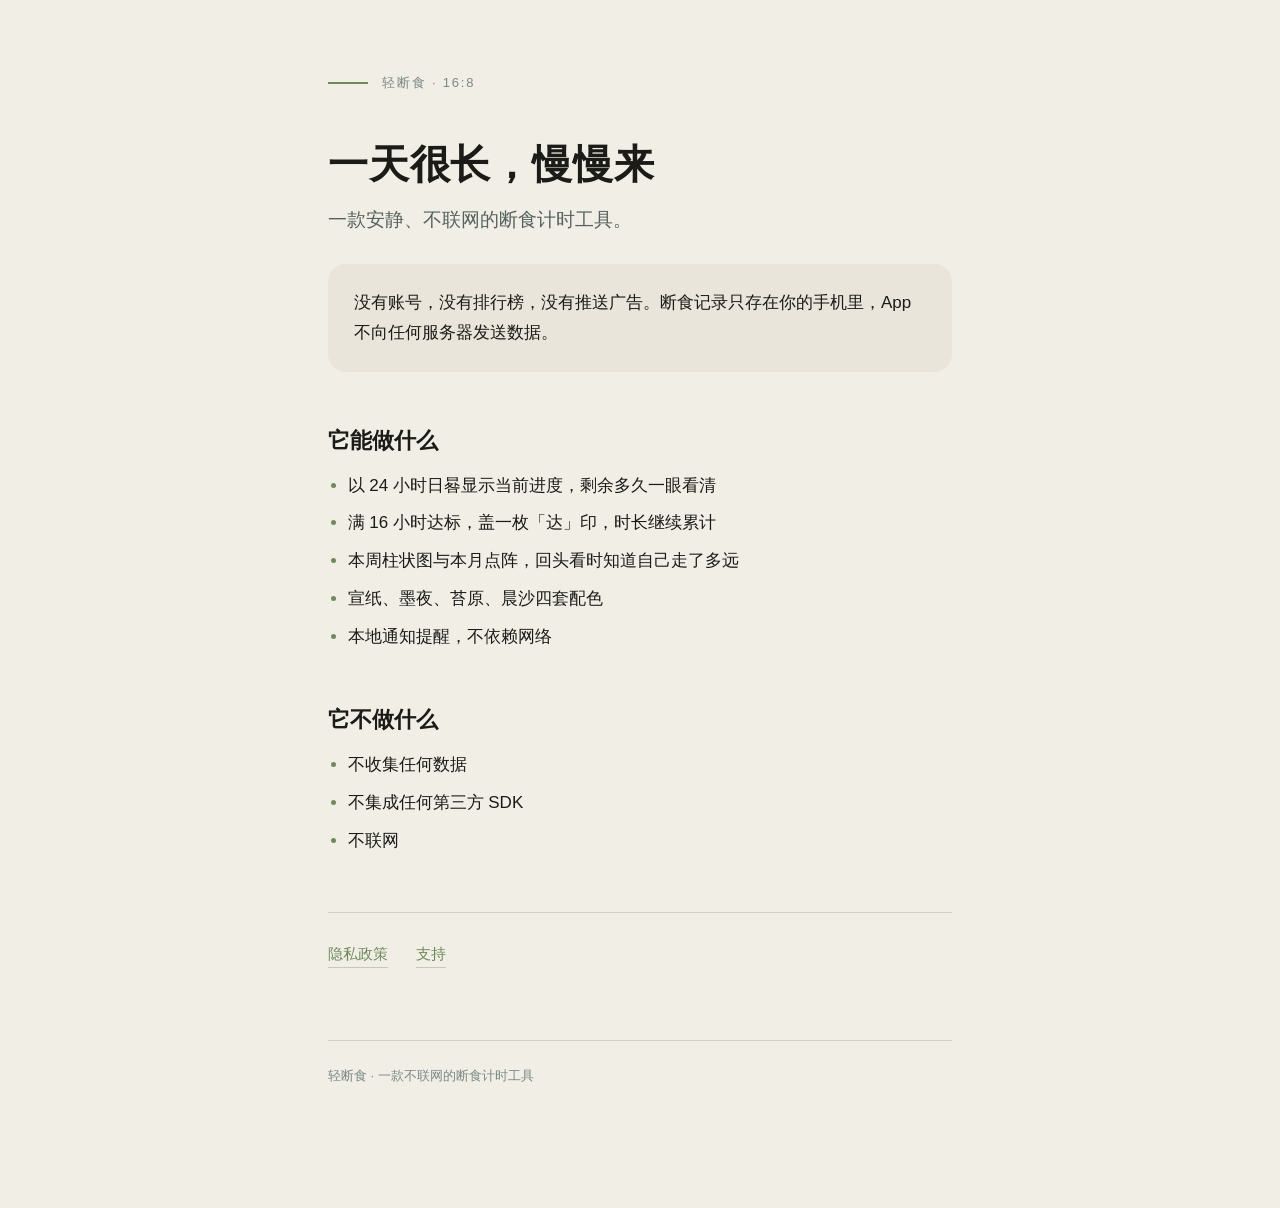
<file: index.html>
<!DOCTYPE html>
<html lang="zh-Hans">
<head>
<meta charset="utf-8">
<meta name="viewport" content="width=device-width, initial-scale=1">
<title>轻断食</title>
<meta name="description" content="一款安静、不联网的断食计时工具。">
<link rel="stylesheet" href="style.css">
</head>
<body>
<div class="wrap">

  <div class="kicker">轻断食 · 16:8</div>

  <h1>一天很长，慢慢来</h1>
  <p class="lede">一款安静、不联网的断食计时工具。</p>

  <div class="card">
    <p>没有账号，没有排行榜，没有推送广告。断食记录只存在你的手机里，App 不向任何服务器发送数据。</p>
  </div>

  <h2>它能做什么</h2>
  <ul>
    <li>以 24 小时日晷显示当前进度，剩余多久一眼看清</li>
    <li>满 16 小时达标，盖一枚「达」印，时长继续累计</li>
    <li>本周柱状图与本月点阵，回头看时知道自己走了多远</li>
    <li>宣纸、墨夜、苔原、晨沙四套配色</li>
    <li>本地通知提醒，不依赖网络</li>
  </ul>

  <h2>它不做什么</h2>
  <ul>
    <li>不收集任何数据</li>
    <li>不集成任何第三方 SDK</li>
    <li>不联网</li>
  </ul>

  <div class="nav">
    <a href="privacy.html">隐私政策</a>
    <a href="support.html">支持</a>
  </div>

  <div class="footer">轻断食 · 一款不联网的断食计时工具</div>

</div>
</body>
</html>
</file>
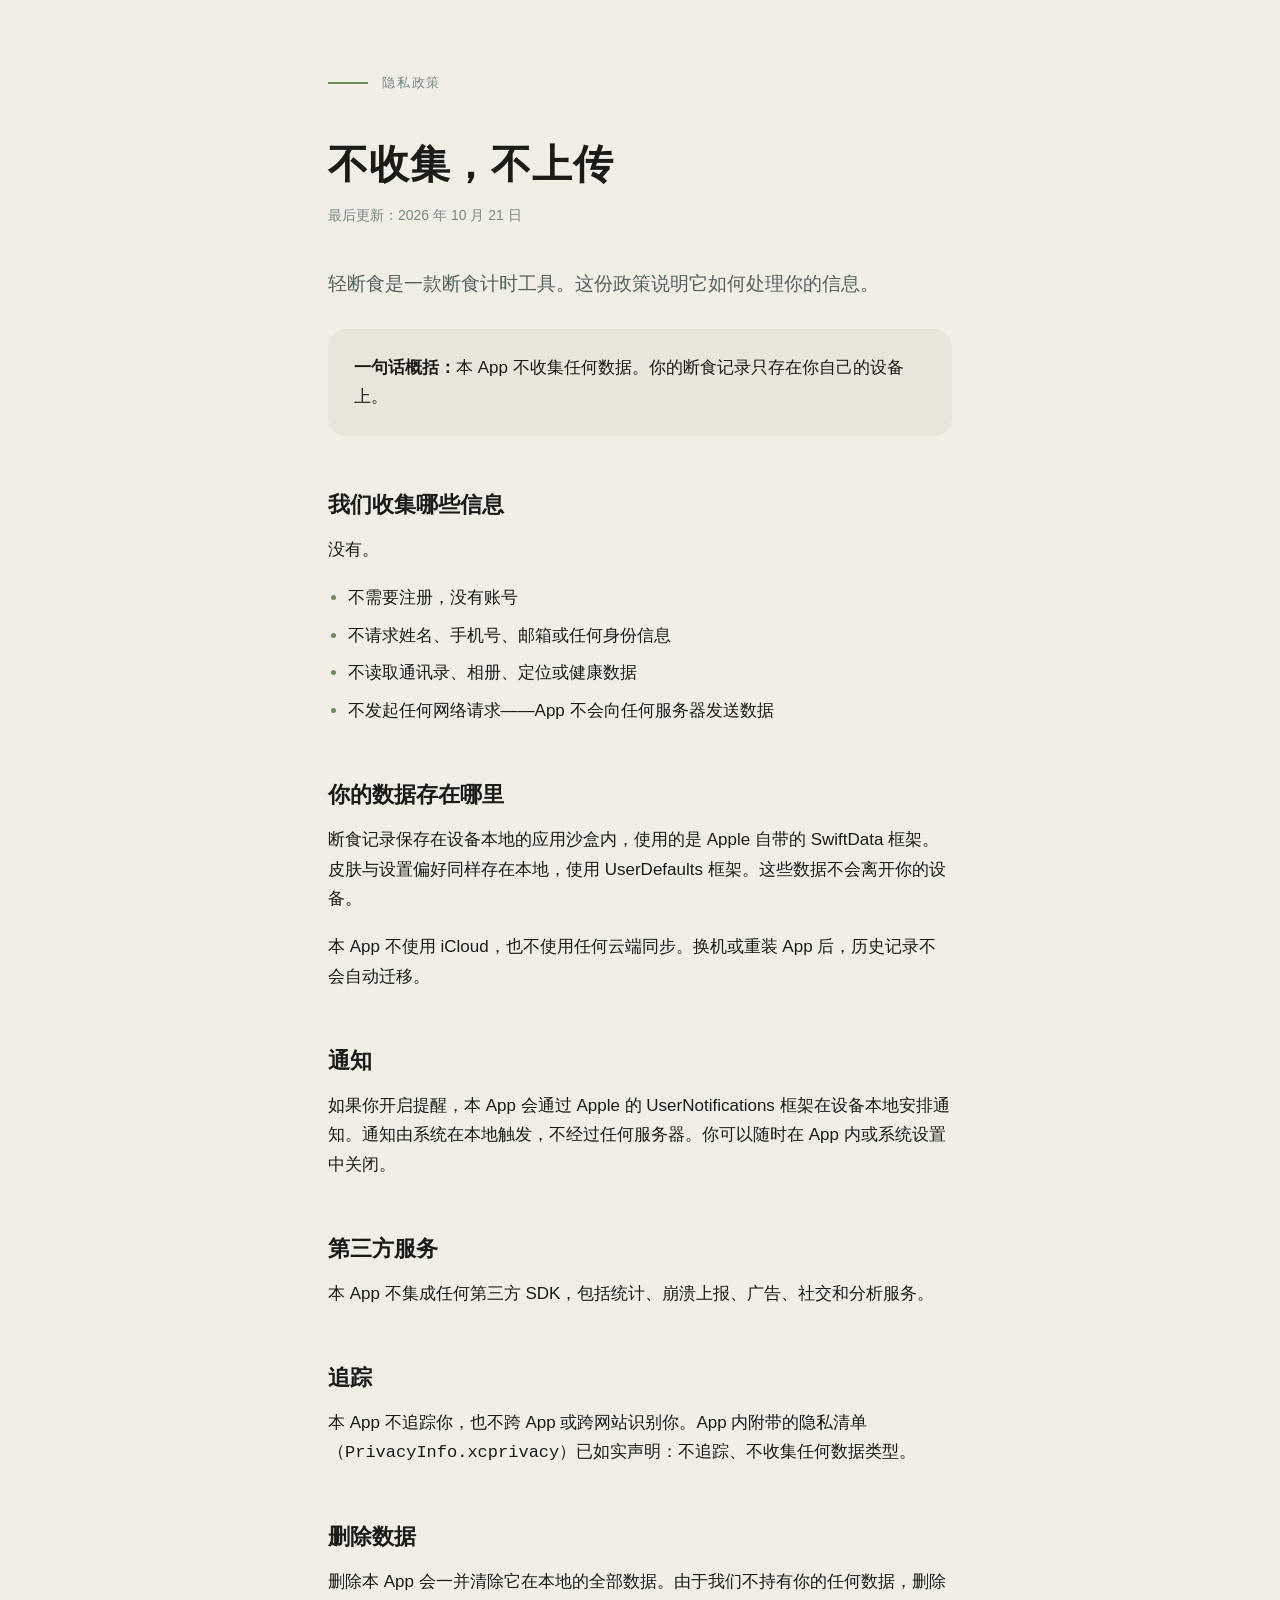
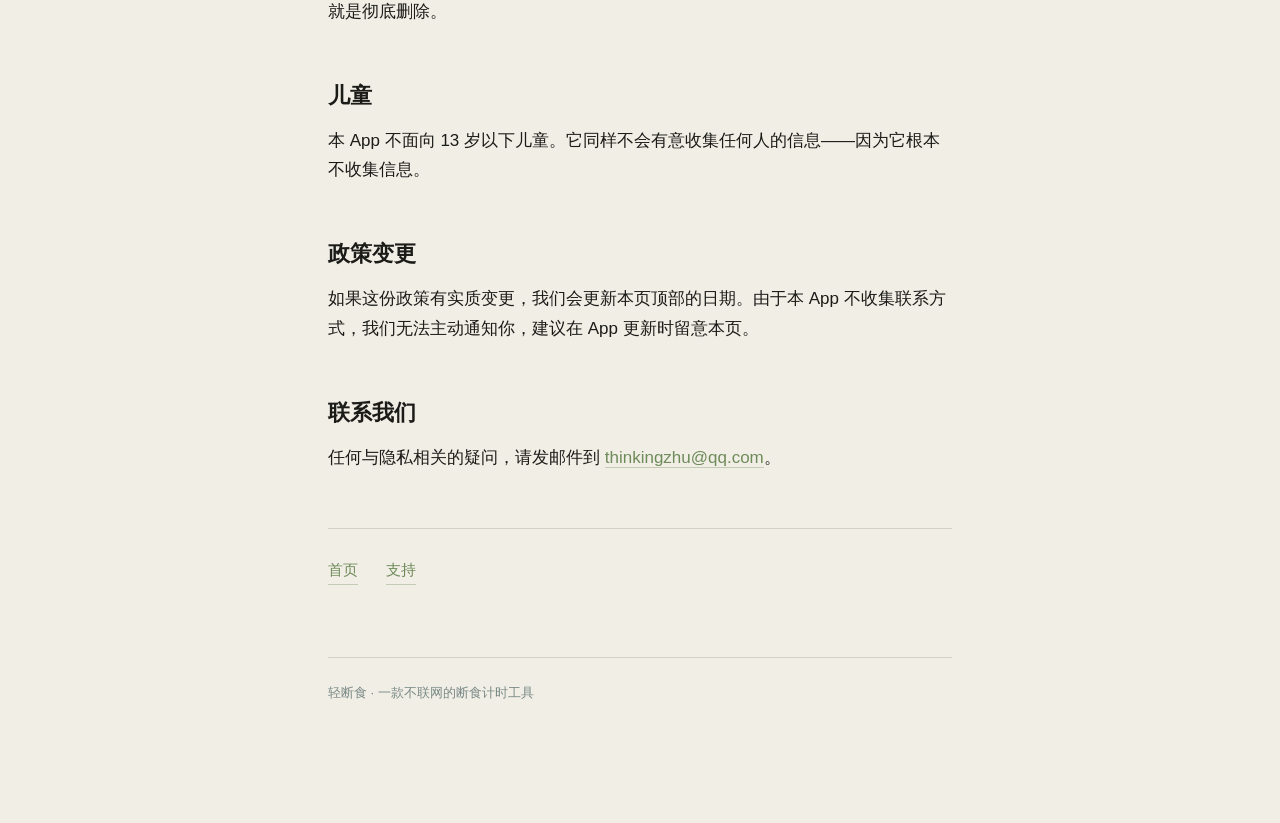
<file: privacy.html>
<!DOCTYPE html>
<html lang="zh-Hans">
<head>
<meta charset="utf-8">
<meta name="viewport" content="width=device-width, initial-scale=1">
<title>隐私政策 · 轻断食</title>
<meta name="description" content="轻断食不收集任何数据，断食记录只存在你自己的设备上。">
<link rel="stylesheet" href="style.css">
</head>
<body>
<div class="wrap">

  <div class="kicker">隐私政策</div>

  <h1>不收集，不上传</h1>
  <p class="updated">最后更新：2026 年 10 月 21 日</p>

  <p class="lede">轻断食是一款断食计时工具。这份政策说明它如何处理你的信息。</p>

  <div class="card">
    <p><strong>一句话概括：</strong>本 App 不收集任何数据。你的断食记录只存在你自己的设备上。</p>
  </div>

  <h2>我们收集哪些信息</h2>
  <p>没有。</p>
  <ul>
    <li>不需要注册，没有账号</li>
    <li>不请求姓名、手机号、邮箱或任何身份信息</li>
    <li>不读取通讯录、相册、定位或健康数据</li>
    <li>不发起任何网络请求——App 不会向任何服务器发送数据</li>
  </ul>

  <h2>你的数据存在哪里</h2>
  <p>断食记录保存在设备本地的应用沙盒内，使用的是 Apple 自带的 SwiftData 框架。皮肤与设置偏好同样存在本地，使用 UserDefaults 框架。这些数据不会离开你的设备。</p>
  <p>本 App 不使用 iCloud，也不使用任何云端同步。换机或重装 App 后，历史记录不会自动迁移。</p>

  <h2>通知</h2>
  <p>如果你开启提醒，本 App 会通过 Apple 的 UserNotifications 框架在设备本地安排通知。通知由系统在本地触发，不经过任何服务器。你可以随时在 App 内或系统设置中关闭。</p>

  <h2>第三方服务</h2>
  <p>本 App 不集成任何第三方 SDK，包括统计、崩溃上报、广告、社交和分析服务。</p>

  <h2>追踪</h2>
  <p>本 App 不追踪你，也不跨 App 或跨网站识别你。App 内附带的隐私清单（<code>PrivacyInfo.xcprivacy</code>）已如实声明：不追踪、不收集任何数据类型。</p>

  <h2>删除数据</h2>
  <p>删除本 App 会一并清除它在本地的全部数据。由于我们不持有你的任何数据，删除就是彻底删除。</p>

  <h2>儿童</h2>
  <p>本 App 不面向 13 岁以下儿童。它同样不会有意收集任何人的信息——因为它根本不收集信息。</p>

  <h2>政策变更</h2>
  <p>如果这份政策有实质变更，我们会更新本页顶部的日期。由于本 App 不收集联系方式，我们无法主动通知你，建议在 App 更新时留意本页。</p>

  <h2>联系我们</h2>
  <p>任何与隐私相关的疑问，请发邮件到 <a href="mailto:thinkingzhu@qq.com">thinkingzhu@qq.com</a>。</p>

  <div class="nav">
    <a href="index.html">首页</a>
    <a href="support.html">支持</a>
  </div>

  <div class="footer">轻断食 · 一款不联网的断食计时工具</div>

</div>
</body>
</html>
</file>
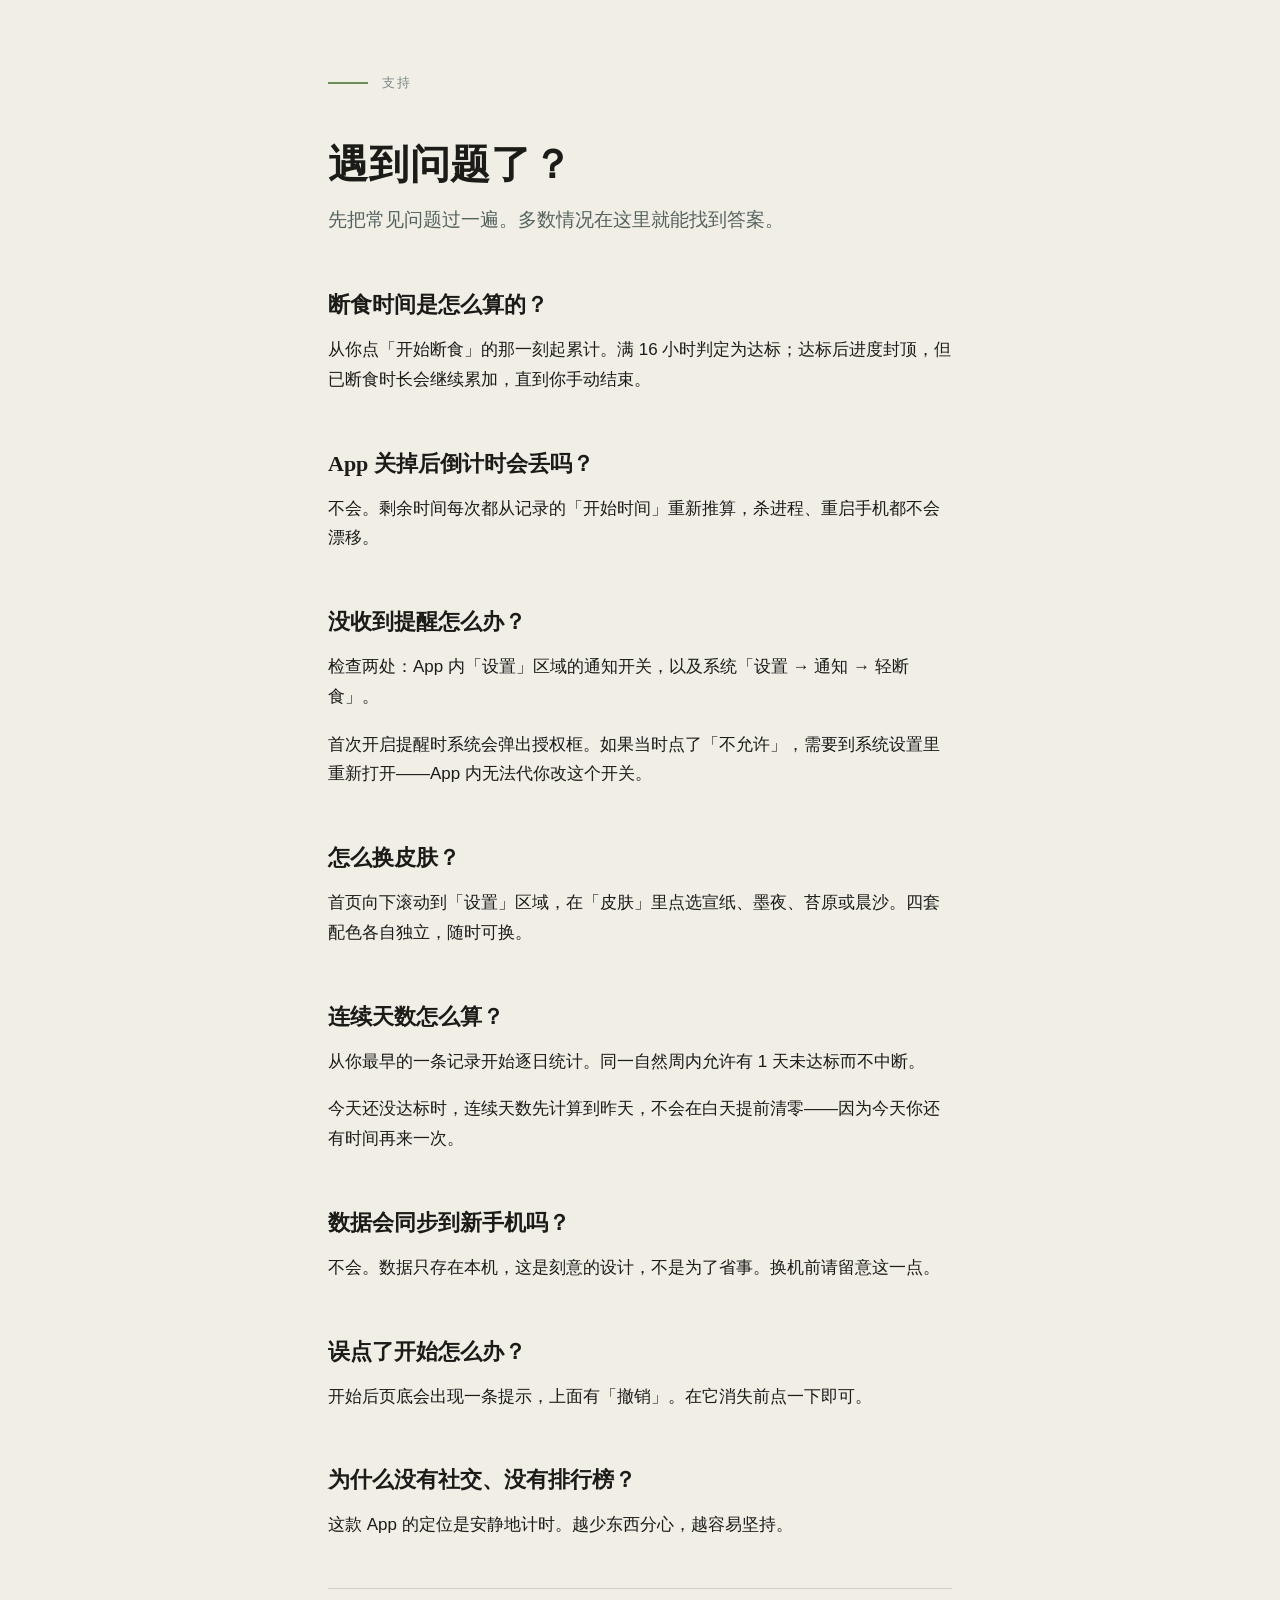
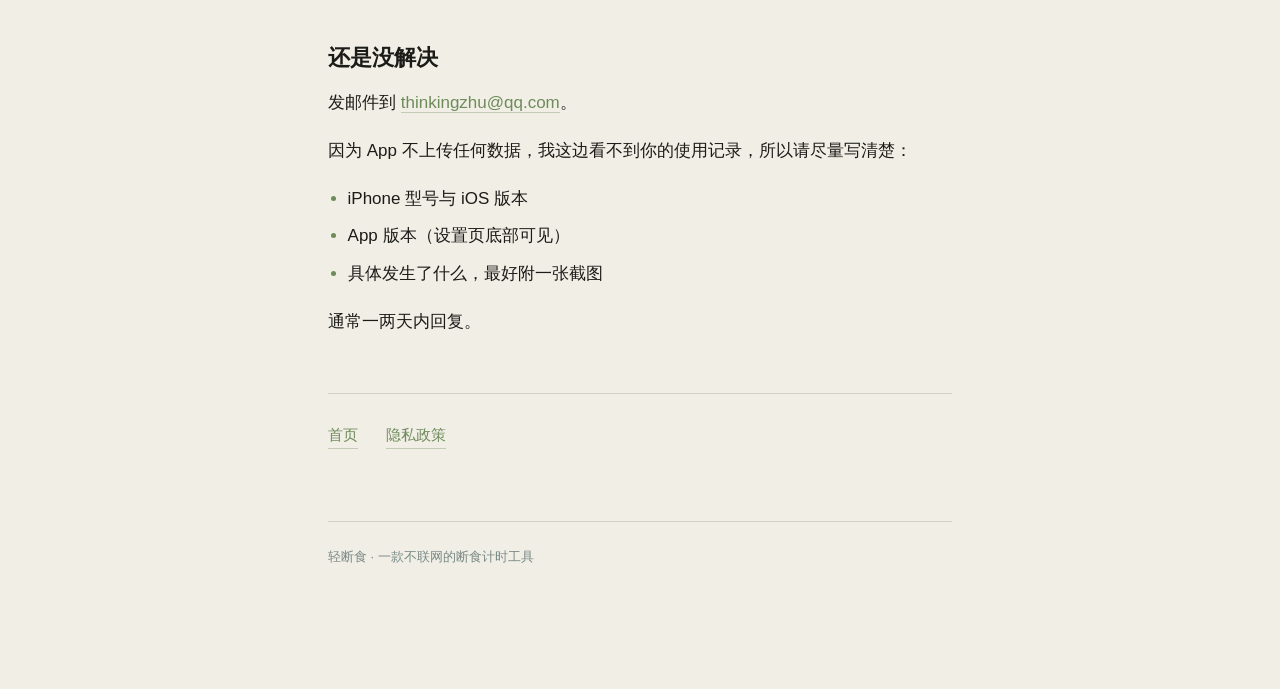
<file: support.html>
<!DOCTYPE html>
<html lang="zh-Hans">
<head>
<meta charset="utf-8">
<meta name="viewport" content="width=device-width, initial-scale=1">
<title>支持 · 轻断食</title>
<meta name="description" content="轻断食的常见问题与联系方式。">
<link rel="stylesheet" href="style.css">
</head>
<body>
<div class="wrap">

  <div class="kicker">支持</div>

  <h1>遇到问题了？</h1>
  <p class="lede">先把常见问题过一遍。多数情况在这里就能找到答案。</p>

  <h2>断食时间是怎么算的？</h2>
  <p>从你点「开始断食」的那一刻起累计。满 16 小时判定为达标；达标后进度封顶，但已断食时长会继续累加，直到你手动结束。</p>

  <h2>App 关掉后倒计时会丢吗？</h2>
  <p>不会。剩余时间每次都从记录的「开始时间」重新推算，杀进程、重启手机都不会漂移。</p>

  <h2>没收到提醒怎么办？</h2>
  <p>检查两处：App 内「设置」区域的通知开关，以及系统「设置 → 通知 → 轻断食」。</p>
  <p>首次开启提醒时系统会弹出授权框。如果当时点了「不允许」，需要到系统设置里重新打开——App 内无法代你改这个开关。</p>

  <h2>怎么换皮肤？</h2>
  <p>首页向下滚动到「设置」区域，在「皮肤」里点选宣纸、墨夜、苔原或晨沙。四套配色各自独立，随时可换。</p>

  <h2>连续天数怎么算？</h2>
  <p>从你最早的一条记录开始逐日统计。同一自然周内允许有 1 天未达标而不中断。</p>
  <p>今天还没达标时，连续天数先计算到昨天，不会在白天提前清零——因为今天你还有时间再来一次。</p>

  <h2>数据会同步到新手机吗？</h2>
  <p>不会。数据只存在本机，这是刻意的设计，不是为了省事。换机前请留意这一点。</p>

  <h2>误点了开始怎么办？</h2>
  <p>开始后页底会出现一条提示，上面有「撤销」。在它消失前点一下即可。</p>

  <h2>为什么没有社交、没有排行榜？</h2>
  <p>这款 App 的定位是安静地计时。越少东西分心，越容易坚持。</p>

  <hr>

  <h2>还是没解决</h2>
  <p>发邮件到 <a href="mailto:thinkingzhu@qq.com">thinkingzhu@qq.com</a>。</p>
  <p>因为 App 不上传任何数据，我这边看不到你的使用记录，所以请尽量写清楚：</p>
  <ul>
    <li>iPhone 型号与 iOS 版本</li>
    <li>App 版本（设置页底部可见）</li>
    <li>具体发生了什么，最好附一张截图</li>
  </ul>
  <p>通常一两天内回复。</p>

  <div class="nav">
    <a href="index.html">首页</a>
    <a href="privacy.html">隐私政策</a>
  </div>

  <div class="footer">轻断食 · 一款不联网的断食计时工具</div>

</div>
</body>
</html>
</file>
<file: style.css>
/* 轻断食 · 站点样式
   与 App 同一套视觉：宣纸底、墨色仿宋、石绿点缀。 */

:root {
  --paper: #f1eee6;
  --card: #eae5da;
  --ink: #1b1b18;
  --secondary: #55635e;
  --tertiary: #7a8a86;
  --celadon: #6e8b5a;
  --rule: rgba(27, 27, 24, 0.14);
}

* {
  box-sizing: border-box;
}

html {
  -webkit-text-size-adjust: 100%;
}

body {
  margin: 0;
  background: var(--paper);
  color: var(--ink);
  font-family: -apple-system, BlinkMacSystemFont, "PingFang SC", "Hiragino Sans GB",
    "Helvetica Neue", Arial, sans-serif;
  font-size: 17px;
  line-height: 1.75;
  -webkit-font-smoothing: antialiased;
}

.wrap {
  max-width: 680px;
  margin: 0 auto;
  padding: 72px 28px 120px;
}

/* 顶部：一小段石绿短线 + 字标，和 App 里的区域标题同源 */
.kicker {
  display: flex;
  align-items: center;
  gap: 14px;
  margin-bottom: 44px;
  color: var(--tertiary);
  font-size: 13px;
  letter-spacing: 0.14em;
}

.kicker::before {
  content: "";
  display: block;
  width: 40px;
  height: 2px;
  background: var(--celadon);
}

h1 {
  font-family: "Songti SC", "STSong", "Source Han Serif SC", "Noto Serif SC", serif;
  font-weight: 700;
  font-size: 40px;
  line-height: 1.3;
  letter-spacing: 0.02em;
  margin: 0 0 12px;
}

h2 {
  font-family: "Songti SC", "STSong", "Source Han Serif SC", "Noto Serif SC", serif;
  font-weight: 600;
  font-size: 22px;
  line-height: 1.5;
  margin: 52px 0 14px;
}

p {
  margin: 0 0 18px;
}

.updated {
  color: var(--tertiary);
  font-size: 14px;
  margin-bottom: 40px;
}

.lede {
  font-size: 19px;
  color: var(--secondary);
  margin-bottom: 8px;
}

ul {
  margin: 0 0 18px;
  padding-left: 1.15em;
}

li {
  margin-bottom: 8px;
}

li::marker {
  color: var(--celadon);
}

a {
  color: var(--celadon);
  text-decoration: none;
  border-bottom: 1px solid rgba(110, 139, 90, 0.35);
}

a:hover {
  border-bottom-color: var(--celadon);
}

strong {
  font-weight: 600;
}

hr {
  border: 0;
  border-top: 1px solid var(--rule);
  margin: 48px 0;
}

.card {
  background: var(--card);
  border-radius: 18px;
  padding: 24px 26px;
  margin: 28px 0;
}

.card p:last-child {
  margin-bottom: 0;
}

.nav {
  display: flex;
  flex-wrap: wrap;
  gap: 28px;
  margin-top: 56px;
  padding-top: 28px;
  border-top: 1px solid var(--rule);
  font-size: 15px;
}

.footer {
  margin-top: 72px;
  padding-top: 24px;
  border-top: 1px solid var(--rule);
  color: var(--tertiary);
  font-size: 13px;
}

@media (max-width: 520px) {
  .wrap {
    padding: 48px 22px 88px;
  }
  h1 {
    font-size: 31px;
  }
  h2 {
    font-size: 20px;
    margin-top: 40px;
  }
  body {
    font-size: 16px;
  }
}
</file>
